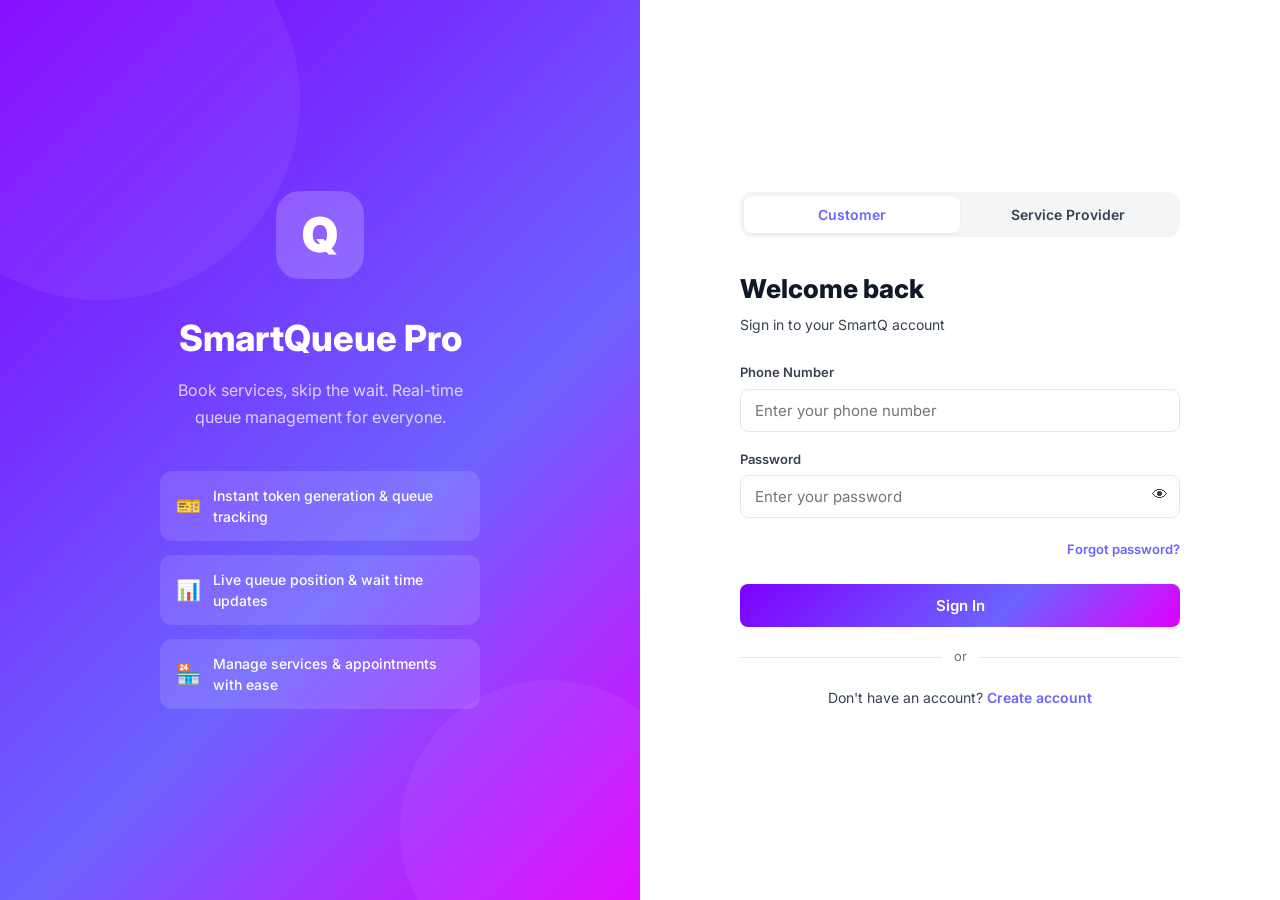
<file: web frontend/index.html>
<!DOCTYPE html>
<html lang="en">
<head>
  <meta charset="UTF-8">
  <meta name="viewport" content="width=device-width, initial-scale=1.0">
  <title>SmartQ – Skip the Queue</title>
  <link rel="stylesheet" href="css/style.css">
</head>
<body>
<div class="auth-root">
  <!-- LEFT: Hero Panel -->
  <div class="auth-hero">
    <div class="hero-logo">Q</div>
    <div class="hero-title">SmartQueue Pro</div>
    <p class="hero-sub">Book services, skip the wait. Real-time queue management for everyone.</p>
    <div class="hero-features">
      <div class="hero-feat"><span class="fi">🎫</span><p>Instant token generation & queue tracking</p></div>
      <div class="hero-feat"><span class="fi">📊</span><p>Live queue position & wait time updates</p></div>
      <div class="hero-feat"><span class="fi">🏪</span><p>Manage services & appointments with ease</p></div>
    </div>
  </div>

  <!-- RIGHT: Auth Forms -->
  <div class="auth-panel">
    <div class="auth-box">
      <div class="auth-logo-sm">
        <div class="lm">Q</div>
        <span>SmartQ</span>
      </div>

      <!-- Role Tabs -->
      <div class="auth-tab-row" id="authTabs">
        <button class="auth-tab active" onclick="selectRole('user',this)">Customer</button>
        <button class="auth-tab" onclick="selectRole('provider',this)">Service Provider</button>
      </div>

      <!-- Sign In Form -->
      <div id="formSignIn">
        <h2 style="font-size:26px;font-weight:800;margin-bottom:6px;" id="signInTitle">Welcome back</h2>
        <p style="color:var(--text-2);font-size:14px;margin-bottom:28px;">Sign in to your SmartQ account</p>

        <div id="signInAlert" class="alert alert-error"></div>

        <form onsubmit="handleSignIn(event)">
          <div class="form-group">
            <label class="form-label">Phone Number</label>
            <input type="tel" id="loginPhone" class="form-input" placeholder="Enter your phone number" required>
          </div>
          <div class="form-group">
            <label class="form-label">Password</label>
            <input type="password" id="loginPassword" class="form-input" placeholder="Enter your password" required>
            <button type="button" class="input-icon" onclick="togglePwd('loginPassword',this)">👁</button>
          </div>
          <div style="text-align:right;margin-bottom:24px;">
            <button type="button" class="link" style="font-size:13px;" onclick="showForm('formForgot')">Forgot password?</button>
          </div>
          <button type="submit" class="btn btn-primary" id="signInBtn">Sign In</button>
        </form>

        <div class="divider"><span>or</span></div>
        <p style="text-align:center;font-size:14px;color:var(--text-2);">
          Don't have an account? <button class="link" onclick="showForm('formRegister')">Create account</button>
        </p>
      </div>

      <!-- Register Form -->
      <div id="formRegister" style="display:none;">
        <h2 style="font-size:26px;font-weight:800;margin-bottom:6px;">Create account</h2>
        <p style="color:var(--text-2);font-size:14px;margin-bottom:28px;" id="regSubtitle">Join SmartQ as a Customer</p>

        <div id="registerAlert" class="alert alert-error"></div>

        <form onsubmit="handleRegister(event)">
          <div class="form-group">
            <label class="form-label">Full Name</label>
            <input type="text" id="regName" class="form-input" placeholder="Your full name" required>
          </div>
          <div class="form-group">
            <label class="form-label">Phone Number</label>
            <input type="tel" id="regPhone" class="form-input" placeholder="Phone number" required>
          </div>
          <div class="form-group">
            <label class="form-label">Email Address</label>
            <input type="email" id="regEmail" class="form-input" placeholder="Email (optional)">
          </div>
          <div id="providerRegFields" style="display:none;">
            <div class="form-group">
              <label class="form-label">Business / Shop Name</label>
              <input type="text" id="regShopName" class="form-input" placeholder="e.g. City Clinic">
            </div>
            <div class="form-group">
              <label class="form-label">Location / Address</label>
              <input type="text" id="regLocation" class="form-input" placeholder="Full address">
            </div>
          </div>
          <div class="form-group">
            <label class="form-label">Password</label>
            <input type="password" id="regPassword" class="form-input" placeholder="Create a password" required>
            <button type="button" class="input-icon" onclick="togglePwd('regPassword',this)">👁</button>
          </div>
          <button type="submit" class="btn btn-primary" id="registerBtn">Create Account</button>
        </form>

        <p style="text-align:center;margin-top:20px;font-size:14px;color:var(--text-2);">
          Already have an account? <button class="link" onclick="showForm('formSignIn')">Sign in</button>
        </p>
      </div>

      <!-- Forgot Password -->
      <div id="formForgot" style="display:none;">
        <h2 style="font-size:26px;font-weight:800;margin-bottom:6px;">Reset password</h2>
        <p style="color:var(--text-2);font-size:14px;margin-bottom:28px;">Enter your phone number to receive an OTP</p>

        <div id="forgotAlert" class="alert"></div>

        <div id="forgotStep1">
          <div class="form-group">
            <label class="form-label">Phone Number</label>
            <input type="tel" id="forgotPhone" class="form-input" placeholder="Your registered phone">
          </div>
          <button class="btn btn-primary" onclick="sendOTP()">Send OTP</button>
        </div>

        <div id="forgotStep2" style="display:none;">
          <div class="form-group">
            <label class="form-label">OTP Code</label>
            <input type="text" id="otpCode" class="form-input" placeholder="Enter OTP">
          </div>
          <div class="form-group">
            <label class="form-label">New Password</label>
            <input type="password" id="newPassword" class="form-input" placeholder="New password">
          </div>
          <button class="btn btn-primary" onclick="resetPassword()">Reset Password</button>
        </div>

        <p style="text-align:center;margin-top:20px;font-size:14px;">
          <button class="link" onclick="showForm('formSignIn')">← Back to sign in</button>
        </p>
      </div>
    </div>
  </div>
</div>

<script src="js/api.js"></script>
<script>
  // Handle logout parameter or clear previous sessions when opening login page directly
  if (window.location.search.includes('logout=true')) {
    session.clearAll();
    window.history.replaceState({}, document.title, window.location.pathname);
  }
  // Clear any existing session so the app always opens the login page first as requested
  session.clearAll();

  let selectedRole = 'user';

  function selectRole(role, tabEl) {
    selectedRole = role;
    document.querySelectorAll('.auth-tab').forEach(t => t.classList.remove('active'));
    tabEl.classList.add('active');
    document.getElementById('signInTitle').textContent = role === 'user' ? 'Welcome back' : 'Provider Sign In';
    document.getElementById('regSubtitle').textContent = role === 'user' ? 'Join SmartQ as a Customer' : 'Register your business on SmartQ';
    document.getElementById('providerRegFields').style.display = role === 'provider' ? 'block' : 'none';
    showForm('formSignIn');
  }

  function showForm(id) {
    ['formSignIn','formRegister','formForgot'].forEach(f => document.getElementById(f).style.display = 'none');
    document.getElementById(id).style.display = 'block';
  }

  function togglePwd(id, btn) {
    const inp = document.getElementById(id);
    inp.type = inp.type === 'password' ? 'text' : 'password';
    btn.textContent = inp.type === 'password' ? '👁' : '🙈';
  }

  function showAlert(id, msg, type='error') {
    const el = document.getElementById(id);
    el.textContent = msg;
    el.className = `alert alert-${type} show`;
  }

  async function handleSignIn(e) {
    e.preventDefault();
    const phone = document.getElementById('loginPhone').value.trim();
    const password = document.getElementById('loginPassword').value;
    const btn = document.getElementById('signInBtn');
    document.getElementById('signInAlert').classList.remove('show');
    btn.innerHTML = '<div class="spinner" style="width:20px;height:20px;border-width:2px;"></div>';
    btn.disabled = true;
    try {
      let res;
      if (selectedRole === 'provider') {
        res = await api.loginProvider(phone, password);
        const providerData = res.provider || res.user;
        if (res.success && providerData) { session.setProvider(providerData); window.location.href = 'provider_dashboard.html'; return; }
      } else {
        res = await api.login(phone, password);
        if (res.success) { session.setUser(res.user); window.location.href = 'user_dashboard.html'; return; }
      }
      showAlert('signInAlert', res.message || 'Invalid phone or password');
    } catch(e) { showAlert('signInAlert', 'Network error. Please try again.'); }
    finally { btn.textContent = 'Sign In'; btn.disabled = false; }
  }

  async function handleRegister(e) {
    e.preventDefault();
    const name = document.getElementById('regName').value.trim();
    const phone = document.getElementById('regPhone').value.trim();
    const email = document.getElementById('regEmail').value.trim();
    const password = document.getElementById('regPassword').value;
    const btn = document.getElementById('registerBtn');
    document.getElementById('registerAlert').classList.remove('show');
    btn.innerHTML = '<div class="spinner" style="width:20px;height:20px;border-width:2px;"></div>';
    btn.disabled = true;
    try {
      let res;
      if (selectedRole === 'provider') {
        const shopName = document.getElementById('regShopName').value.trim();
        const location = document.getElementById('regLocation').value.trim();
        res = await api.request('/auth/register_provider.php','POST',{ name, phone, email, password, shopName, location, categoryId:1 });
      } else {
        res = await api.register(name, phone, email, password);
      }
      if (res.success) { showAlert('registerAlert','Account created! Please sign in.','success'); setTimeout(()=>showForm('formSignIn'),1800); }
      else showAlert('registerAlert', res.message || 'Registration failed');
    } catch(e) { showAlert('registerAlert','Network error.'); }
    finally { btn.textContent = 'Create Account'; btn.disabled = false; }
  }

  async function sendOTP() {
    const phone = document.getElementById('forgotPhone').value.trim();
    if (!phone) return;
    try {
      const res = await api.request('/auth/send_otp.php','POST',{ phone });
      if (res.success) { showAlert('forgotAlert','OTP sent!','success'); document.getElementById('forgotStep1').style.display='none'; document.getElementById('forgotStep2').style.display='block'; }
      else showAlert('forgotAlert', res.message || 'Failed to send OTP');
    } catch(e) { showAlert('forgotAlert','Network error.'); }
  }

  async function resetPassword() {
    const phone = document.getElementById('forgotPhone').value.trim();
    const otp = document.getElementById('otpCode').value.trim();
    const newPwd = document.getElementById('newPassword').value;
    try {
      const res = await api.request('/auth/reset_password.php','POST',{ phone, otp, newPassword: newPwd });
      if (res.success) { showAlert('forgotAlert','Password reset!','success'); setTimeout(()=>showForm('formSignIn'),1500); }
      else showAlert('forgotAlert', res.message || 'Reset failed');
    } catch(e) { showAlert('forgotAlert','Network error.'); }
  }
</script>
</body>
</html>
</file>
<file: web frontend/css/style.css>
@import url('https://fonts.googleapis.com/css2?family=Inter:wght@300;400;500;600;700;800&display=swap');

:root {
  --primary: #6C63FF;
  --primary-dark: #4A44B4;
  --primary-light: #9E98FF;
  --primary-5: rgba(108,99,255,0.05);
  --primary-10: rgba(108,99,255,0.10);
  --primary-15: rgba(108,99,255,0.15);
  --primary-20: rgba(108,99,255,0.20);
  --gradient: linear-gradient(135deg, #7F00FF 0%, #6C63FF 60%, #E100FF 100%);
  --gradient-soft: linear-gradient(135deg, #f5f3ff 0%, #ede9fe 100%);
  --bg: #F4F5F7;
  --surface: #FFFFFF;
  --surface-2: #FAFAFA;
  --sidebar-bg: #1C1B3A;
  --sidebar-active: rgba(108,99,255,0.25);
  --text: #111827;
  --text-2: #374151;
  --text-3: #6B7280;
  --success: #10B981;
  --success-bg: rgba(16,185,129,0.1);
  --warning: #F59E0B;
  --warning-bg: rgba(245,158,11,0.1);
  --error: #EF4444;
  --error-bg: rgba(239,68,68,0.1);
  --info: #3B82F6;
  --info-bg: rgba(59,130,246,0.1);
  --border: #E5E7EB;
  --border-2: #F3F4F6;
  --shadow-sm: 0 1px 3px rgba(0,0,0,0.06);
  --shadow: 0 4px 16px rgba(0,0,0,0.07);
  --shadow-lg: 0 8px 32px rgba(0,0,0,0.1);
  --radius: 12px;
  --radius-sm: 8px;
  --radius-lg: 16px;
  --radius-xl: 20px;
  --sidebar-w: 260px;
}

*,*::before,*::after { box-sizing: border-box; margin: 0; padding: 0; }

html { font-size: 16px; }

body {
  font-family: 'Inter', -apple-system, sans-serif;
  background: var(--bg);
  color: var(--text);
  line-height: 1.5;
  -webkit-font-smoothing: antialiased;
}

/* ── Scrollbar ──────────────────────────────── */
::-webkit-scrollbar { width: 5px; height: 5px; }
::-webkit-scrollbar-track { background: transparent; }
::-webkit-scrollbar-thumb { background: #D1D5DB; border-radius: 99px; }

/* ══ AUTH LAYOUT ════════════════════════════════════════════════════════════ */
.auth-root {
  min-height: 100vh;
  display: grid;
  grid-template-columns: 1fr 1fr;
}
@media (max-width: 900px) {
  .auth-root { grid-template-columns: 1fr; }
  .auth-hero { display: none !important; }
}

.auth-hero {
  background: var(--gradient);
  display: flex;
  flex-direction: column;
  align-items: center;
  justify-content: center;
  padding: 48px;
  color: white;
  position: relative;
  overflow: hidden;
}
.auth-hero::before {
  content: '';
  position: absolute;
  width: 400px; height: 400px;
  border-radius: 50%;
  background: rgba(255,255,255,0.06);
  top: -100px; left: -100px;
}
.auth-hero::after {
  content: '';
  position: absolute;
  width: 300px; height: 300px;
  border-radius: 50%;
  background: rgba(255,255,255,0.05);
  bottom: -80px; right: -60px;
}
.hero-logo {
  font-size: 48px; font-weight: 900;
  background: rgba(255,255,255,0.2);
  width: 88px; height: 88px;
  border-radius: 24px;
  display: flex; align-items: center; justify-content: center;
  margin-bottom: 32px;
  position: relative; z-index: 1;
}
.hero-title { font-size: 36px; font-weight: 800; margin-bottom: 12px; position: relative; z-index: 1; }
.hero-sub { font-size: 16px; color: rgba(255,255,255,0.75); line-height: 1.7; max-width: 320px; text-align: center; position: relative; z-index: 1; }
.hero-features { margin-top: 40px; display: flex; flex-direction: column; gap: 14px; width: 100%; max-width: 320px; position: relative; z-index: 1; }
.hero-feat { display: flex; align-items: center; gap: 12px; background: rgba(255,255,255,0.12); border-radius: var(--radius); padding: 14px 16px; }
.hero-feat .fi { font-size: 20px; }
.hero-feat p { font-size: 14px; font-weight: 500; }

.auth-panel {
  display: flex;
  flex-direction: column;
  align-items: center;
  justify-content: center;
  padding: 48px 40px;
  background: var(--surface);
  min-height: 100vh;
  overflow-y: auto;
}
.auth-box { width: 100%; max-width: 440px; }
.auth-logo-sm { display: none; margin-bottom: 32px; }
@media (max-width: 900px) { .auth-logo-sm { display: flex; align-items: center; gap: 12px; } }
.auth-logo-sm .lm { width: 44px; height: 44px; border-radius: 12px; background: var(--gradient); display: flex; align-items: center; justify-content: center; font-size: 22px; font-weight: 900; color: white; }
.auth-logo-sm span { font-size: 22px; font-weight: 800; color: var(--text); }

.auth-tab-row { display: flex; background: var(--bg); border-radius: var(--radius); padding: 4px; margin-bottom: 32px; }
.auth-tab { flex: 1; padding: 10px; text-align: center; font-size: 14px; font-weight: 600; color: var(--text-2); border-radius: var(--radius-sm); cursor: pointer; transition: all 0.2s; border: none; background: none; font-family: inherit; }
.auth-tab.active { background: var(--surface); color: var(--primary); box-shadow: var(--shadow-sm); }

.role-grid { display: grid; grid-template-columns: 1fr 1fr; gap: 12px; margin-bottom: 28px; }
.role-tile {
  border: 2px solid var(--border);
  border-radius: var(--radius-lg);
  padding: 20px 16px;
  text-align: center;
  cursor: pointer;
  transition: all 0.2s;
  background: var(--surface);
}
.role-tile:hover { border-color: var(--primary-light); box-shadow: var(--shadow); }
.role-tile.selected { border-color: var(--primary); background: var(--primary-5); box-shadow: 0 0 0 4px var(--primary-10); }
.role-tile .rt-icon { font-size: 32px; margin-bottom: 10px; }
.role-tile .rt-name { font-size: 15px; font-weight: 700; color: var(--text); }
.role-tile .rt-desc { font-size: 12px; color: var(--text-2); margin-top: 4px; }

.form-label { display: block; font-size: 13px; font-weight: 600; color: var(--text-2); margin-bottom: 6px; }
.form-input {
  width: 100%; padding: 11px 14px;
  border: 1.5px solid var(--border);
  border-radius: var(--radius-sm);
  font-size: 15px; font-family: inherit;
  background: var(--surface); color: var(--text);
  transition: border-color 0.2s, box-shadow 0.2s;
  outline: none;
}
.form-input:focus { border-color: var(--primary); box-shadow: 0 0 0 3px var(--primary-10); }
.form-input:disabled { background: var(--bg); color: var(--text-2); cursor: not-allowed; }
.form-group { margin-bottom: 18px; position: relative; }
.input-icon { position: absolute; right: 12px; top: 36px; font-size: 16px; cursor: pointer; color: var(--text-2); background: none; border: none; }

.btn { display: inline-flex; align-items: center; justify-content: center; gap: 8px; font-family: inherit; font-weight: 600; cursor: pointer; border: none; transition: all 0.2s; }
.btn-primary { background: var(--gradient); color: white; padding: 12px 24px; border-radius: var(--radius-sm); font-size: 15px; width: 100%; }
.btn-primary:hover { opacity: 0.9; transform: translateY(-1px); box-shadow: 0 4px 16px rgba(108,99,255,0.4); }
.btn-primary:active { transform: translateY(0); }
.btn-primary:disabled { background: #D1D5DB; box-shadow: none; transform: none; cursor: not-allowed; }
.btn-secondary { background: var(--bg); color: var(--text-2); padding: 10px 20px; border-radius: var(--radius-sm); font-size: 14px; }
.btn-secondary:hover { background: var(--border); }
.btn-danger { background: var(--error-bg); color: var(--error); padding: 10px 20px; border-radius: var(--radius-sm); font-size: 14px; }
.btn-danger:hover { background: rgba(239,68,68,0.15); }
.btn-icon { width: 36px; height: 36px; border-radius: var(--radius-sm); display: flex; align-items: center; justify-content: center; font-size: 16px; cursor: pointer; border: none; background: var(--bg); transition: background 0.2s; }
.btn-icon:hover { background: var(--border); }

.link { color: var(--primary); font-weight: 600; cursor: pointer; background: none; border: none; font-family: inherit; font-size: inherit; }
.link:hover { text-decoration: underline; }

.alert { padding: 12px 14px; border-radius: var(--radius-sm); font-size: 14px; font-weight: 500; margin-bottom: 16px; display: none; }
.alert.show { display: block; }
.alert-error { background: var(--error-bg); color: var(--error); }
.alert-success { background: var(--success-bg); color: var(--success); }

.divider { display: flex; align-items: center; gap: 12px; margin: 20px 0; }
.divider::before, .divider::after { content: ''; flex: 1; height: 1px; background: var(--border); }
.divider span { font-size: 13px; color: var(--text-3); }

/* ══ DASHBOARD LAYOUT ═══════════════════════════════════════════════════════ */
.app-layout { display: flex; min-height: 100vh; }

/* SIDEBAR */
.sidebar {
  width: var(--sidebar-w);
  background: var(--sidebar-bg);
  display: flex;
  flex-direction: column;
  position: fixed;
  top: 0; left: 0;
  height: 100vh;
  z-index: 100;
  overflow-y: auto;
  transition: transform 0.3s;
}
.sidebar-brand {
  padding: 24px 20px 20px;
  border-bottom: 1px solid rgba(255,255,255,0.07);
}
.sb-logo { display: flex; align-items: center; gap: 12px; }
.sb-logo .lm { width: 40px; height: 40px; border-radius: 10px; background: var(--gradient); display: flex; align-items: center; justify-content: center; font-size: 20px; font-weight: 900; color: white; }
.sb-logo span { font-size: 18px; font-weight: 800; color: white; }

.sidebar-user { padding: 16px 20px; border-bottom: 1px solid rgba(255,255,255,0.07); }
.sb-user-name { font-size: 15px; font-weight: 700; color: white; }
.sb-user-role { font-size: 12px; color: #A5B4FC; margin-top: 2px; }

.sidebar-nav { padding: 16px 12px; flex: 1; }
.nav-section-label { font-size: 10px; font-weight: 700; text-transform: uppercase; letter-spacing: 1px; color: rgba(255,255,255,0.3); padding: 8px 8px 4px; }

/* General nav-link for light backgrounds */
.nav-link {
  display: flex; align-items: center; gap: 12px;
  padding: 10px 12px; border-radius: var(--radius-sm);
  color: var(--text-2); font-size: 14px; font-weight: 500;
  cursor: pointer; transition: all 0.2s; margin-bottom: 2px;
  border: none; background: none; width: 100%; text-align: left; font-family: inherit;
}
.nav-link:hover { background: var(--primary-5); color: var(--primary); }
.nav-link.active { background: var(--primary-10); color: var(--primary); font-weight: 700; }

/* Sidebar specific nav-link for dark sidebar background */
.sidebar .nav-link {
  color: rgba(255,255,255,0.7);
}
.sidebar .nav-link:hover { background: rgba(255,255,255,0.08); color: white; }
.sidebar .nav-link.active { background: var(--sidebar-active); color: white; font-weight: 600; }

.nav-link .nl-icon { font-size: 18px; width: 22px; text-align: center; }
.nav-link .nl-badge {
  margin-left: auto; min-width: 20px; height: 20px;
  background: var(--error); border-radius: 10px;
  font-size: 11px; font-weight: 700; color: white;
  display: flex; align-items: center; justify-content: center; padding: 0 5px;
}

.sidebar-footer { padding: 12px; border-top: 1px solid rgba(255,255,255,0.07); }
.sb-logout { display: flex; align-items: center; gap: 10px; padding: 10px 12px; border-radius: var(--radius-sm); color: rgba(255,255,255,0.5); font-size: 14px; cursor: pointer; transition: all 0.2s; border: none; background: none; width: 100%; font-family: inherit; }
.sb-logout:hover { background: rgba(239,68,68,0.15); color: #FCA5A5; }

/* MAIN CONTENT */
.main-content {
  margin-left: var(--sidebar-w);
  flex: 1;
  display: flex;
  flex-direction: column;
  min-height: 100vh;
}

/* TOP HEADER BAR */
.topbar {
  background: var(--surface);
  border-bottom: 1px solid var(--border);
  padding: 0 32px;
  height: 64px;
  display: flex;
  align-items: center;
  justify-content: space-between;
  position: sticky; top: 0; z-index: 50;
}
.topbar-left { display: flex; align-items: center; gap: 16px; }
.topbar-title { font-size: 20px; font-weight: 700; color: var(--text); }
.topbar-breadcrumb { font-size: 13px; color: var(--text-2); display: flex; align-items: center; gap: 6px; }
.topbar-right { display: flex; align-items: center; gap: 12px; }
.topbar-search {
  display: flex; align-items: center; gap: 8px;
  background: var(--bg); border-radius: var(--radius-sm);
  padding: 8px 14px; width: 280px;
}
.topbar-search input { border: none; background: none; outline: none; font-size: 14px; font-family: inherit; width: 100%; color: var(--text); }
.topbar-search input::placeholder { color: var(--text-3); }
.topbar-notif { position: relative; }
.notif-badge {
  position: absolute; top: -4px; right: -4px;
  min-width: 18px; height: 18px;
  background: var(--error); border-radius: 9px;
  font-size: 10px; font-weight: 700; color: white;
  display: none; align-items: center; justify-content: center; padding: 0 4px;
}

/* PAGE CONTENT AREA */
.page-content {
  padding: 32px;
  flex: 1;
}

/* SECTION / PAGE */
.section { display: none; }
.section.active { display: block; }

/* PAGE HEADER */
.page-header { display: flex; align-items: flex-start; justify-content: space-between; margin-bottom: 28px; }
.page-header h1 { font-size: 26px; font-weight: 800; color: var(--text); }
.page-header p { font-size: 14px; color: var(--text-2); margin-top: 4px; }
.page-header-actions { display: flex; gap: 10px; }

/* CARD */
.card {
  background: var(--surface);
  border-radius: var(--radius);
  border: 1px solid var(--border);
  box-shadow: var(--shadow-sm);
}
.card-pad { padding: 24px; }
.card-title { font-size: 16px; font-weight: 700; color: var(--text); margin-bottom: 16px; }

/* STAT CARDS ROW */
.stats-row { display: grid; gap: 20px; margin-bottom: 28px; }
.stats-row-4 { grid-template-columns: repeat(4, 1fr); }
.stats-row-3 { grid-template-columns: repeat(3, 1fr); }
.stats-row-2 { grid-template-columns: repeat(2, 1fr); }

.stat-card {
  background: var(--surface);
  border: 1px solid var(--border);
  border-radius: var(--radius);
  box-shadow: var(--shadow-sm);
  padding: 20px;
  cursor: pointer;
  transition: box-shadow 0.2s, transform 0.15s;
}
.stat-card:hover { box-shadow: var(--shadow); transform: translateY(-2px); }
.stat-card-header { display: flex; align-items: center; justify-content: space-between; margin-bottom: 12px; }
.stat-icon { width: 44px; height: 44px; border-radius: var(--radius-sm); display: flex; align-items: center; justify-content: center; font-size: 20px; }
.stat-value { font-size: 32px; font-weight: 800; color: var(--text); }
.stat-label { font-size: 13px; font-weight: 500; color: var(--text-2); margin-top: 4px; }
.stat-change { font-size: 12px; font-weight: 500; margin-top: 8px; display: flex; align-items: center; gap: 4px; }
.stat-change.up { color: var(--success); }
.stat-change.down { color: var(--error); }

/* TABLE */
.table-wrap { overflow-x: auto; border-radius: var(--radius); border: 1px solid var(--border); background: var(--surface); box-shadow: var(--shadow-sm); }
table { width: 100%; border-collapse: collapse; }
thead th { padding: 14px 16px; text-align: left; font-size: 12px; font-weight: 700; text-transform: uppercase; letter-spacing: 0.5px; color: var(--text-2); background: var(--bg); border-bottom: 1px solid var(--border); }
tbody td { padding: 14px 16px; font-size: 14px; border-bottom: 1px solid var(--border-2); vertical-align: middle; }
tbody tr:last-child td { border-bottom: none; }
tbody tr:hover td { background: var(--primary-5); }

/* BADGE */
.badge { display: inline-flex; align-items: center; padding: 4px 10px; border-radius: 999px; font-size: 12px; font-weight: 600; }
.badge-waiting { background: var(--warning-bg); color: var(--warning); }
.badge-running { background: var(--success-bg); color: var(--success); }
.badge-completed { background: var(--info-bg); color: var(--info); }
.badge-cancelled, .badge-rejected { background: var(--error-bg); color: var(--error); }
.badge-primary { background: var(--primary-10); color: var(--primary); }

/* SEARCH/FILTER BAR */
.toolbar { display: flex; align-items: center; gap: 12px; margin-bottom: 20px; flex-wrap: wrap; }
.search-field {
  display: flex; align-items: center; gap: 8px;
  background: var(--surface); border: 1px solid var(--border);
  border-radius: var(--radius-sm); padding: 9px 14px; flex: 1; min-width: 200px;
}
.search-field input { border: none; outline: none; font-size: 14px; font-family: inherit; width: 100%; background: none; }
.filter-pill { padding: 8px 16px; border-radius: 999px; font-size: 13px; font-weight: 600; cursor: pointer; border: 1.5px solid var(--border); background: var(--surface); color: var(--text-2); transition: all 0.2s; }
.filter-pill.active { border-color: var(--primary); background: var(--primary-10); color: var(--primary); }
.filter-pill:hover { border-color: var(--primary-light); }

/* GRID CARDS (Centers, Services) */
.card-grid { display: grid; grid-template-columns: repeat(auto-fill, minmax(280px, 1fr)); gap: 20px; margin-bottom: 24px; }
.item-card {
  background: var(--surface); border: 1px solid var(--border);
  border-radius: var(--radius); box-shadow: var(--shadow-sm);
  padding: 20px; cursor: pointer;
  transition: box-shadow 0.2s, transform 0.15s;
  display: flex; gap: 16px; align-items: flex-start;
}
.item-card:hover { box-shadow: var(--shadow); transform: translateY(-2px); }
.item-card-icon { width: 52px; height: 52px; border-radius: var(--radius-sm); background: var(--primary-10); display: flex; align-items: center; justify-content: center; font-size: 24px; flex-shrink: 0; }
.item-card-body { flex: 1; min-width: 0; }
.item-card-title { font-size: 15px; font-weight: 700; color: var(--text); }
.item-card-sub { font-size: 13px; color: var(--text-2); margin-top: 2px; }
.item-card-meta { display: flex; align-items: center; gap: 8px; margin-top: 10px; flex-wrap: wrap; }

/* SLOT CHIPS GRID */
.slot-grid { display: grid; grid-template-columns: repeat(auto-fill, minmax(180px, 1fr)); gap: 12px; margin-bottom: 20px; }
.slot-chip {
  border: 1.5px solid var(--border);
  border-radius: var(--radius);
  padding: 16px;
  cursor: pointer;
  transition: all 0.2s;
  background: var(--surface);
  text-align: center;
}
.slot-chip:hover { border-color: var(--primary-light); box-shadow: var(--shadow); }
.slot-chip.sel { background: var(--primary); border-color: var(--primary); }
.slot-chip.active-now { background: var(--success-bg); border: 2px solid var(--success); }
.slot-chip.full { background: var(--bg); border-color: transparent; cursor: not-allowed; opacity: 0.6; }
.slot-chip .sc-badge { display: inline-block; font-size: 11px; font-weight: 700; padding: 2px 8px; border-radius: 4px; background: var(--success); color: white; margin-bottom: 8px; }
.slot-chip .sc-time { font-size: 14px; font-weight: 700; }
.slot-chip.sel .sc-time { color: white; }
.slot-chip.active-now .sc-time { color: var(--success); }
.slot-chip .sc-count { font-size: 12px; color: var(--text-2); margin-top: 4px; }
.slot-chip.sel .sc-count { color: rgba(255,255,255,0.85); }
.slot-chip.full .sc-count { color: var(--error); }

/* EMPTY STATE */
.empty { display: flex; flex-direction: column; align-items: center; justify-content: center; padding: 64px 24px; gap: 12px; color: var(--text-2); }
.empty-icon { font-size: 48px; opacity: 0.4; }
.empty p { font-size: 15px; font-weight: 500; }

/* SPINNER */
.spin-wrap { display: flex; align-items: center; justify-content: center; padding: 48px; }
.spinner { width: 36px; height: 36px; border: 3px solid var(--border); border-top-color: var(--primary); border-radius: 50%; animation: spin 0.7s linear infinite; }
@keyframes spin { to { transform: rotate(360deg); } }

/* MODAL */
.modal-bg { position: fixed; inset: 0; background: rgba(0,0,0,0.5); z-index: 999; display: flex; align-items: center; justify-content: center; padding: 24px; }
.modal-bg.hidden { display: none; }
.modal-box { background: var(--surface); border-radius: var(--radius-xl); width: 100%; max-width: 480px; max-height: 90vh; overflow-y: auto; box-shadow: var(--shadow-lg); }
.modal-header { padding: 24px 24px 0; display: flex; align-items: flex-start; justify-content: space-between; }
.modal-header h2 { font-size: 20px; font-weight: 700; }
.modal-header p { font-size: 14px; color: var(--text-2); margin-top: 4px; }
.modal-body { padding: 24px; }
.modal-footer { padding: 0 24px 24px; display: flex; gap: 10px; }

/* STEP INDICATOR */
.steps { display: flex; align-items: center; gap: 0; margin-bottom: 28px; }
.step { display: flex; align-items: center; gap: 8px; font-size: 13px; font-weight: 600; color: var(--text-2); }
.step-num { width: 28px; height: 28px; border-radius: 50%; display: flex; align-items: center; justify-content: center; font-size: 12px; font-weight: 700; background: var(--border); color: var(--text-2); transition: all 0.2s; }
.step.done .step-num { background: var(--success); color: white; }
.step.active .step-num { background: var(--primary); color: white; }
.step.active { color: var(--primary); }
.step-line { flex: 1; height: 2px; background: var(--border); margin: 0 8px; }
.step-line.done { background: var(--success); }

/* QUEUE TRACKING - DESKTOP LAYOUT */
.queue-layout { display: grid; grid-template-columns: 1fr 340px; gap: 24px; }
@media (max-width: 1100px) { .queue-layout { grid-template-columns: 1fr; } }

.queue-hero { background: var(--gradient); border-radius: var(--radius-lg); padding: 32px; color: white; display: flex; gap: 48px; justify-content: center; align-items: center; margin-bottom: 24px; }
.qh-item { text-align: center; }
.qh-label { font-size: 14px; color: rgba(255,255,255,0.75); }
.qh-value { font-size: 56px; font-weight: 800; line-height: 1; margin-top: 8px; }
.qh-divider { width: 1px; height: 80px; background: rgba(255,255,255,0.3); }

/* PROFILE CARD */
.profile-card { display: grid; grid-template-columns: 260px 1fr; gap: 24px; }
@media (max-width: 900px) { .profile-card { grid-template-columns: 1fr; } }
.profile-avatar { background: var(--gradient); border-radius: var(--radius-xl); padding: 40px 24px; color: white; text-align: center; }
.avatar-circle { width: 96px; height: 96px; border-radius: 50%; background: rgba(255,255,255,0.2); display: flex; align-items: center; justify-content: center; font-size: 44px; margin: 0 auto 16px; }
.avatar-name { font-size: 22px; font-weight: 800; }
.avatar-role { font-size: 14px; color: rgba(255,255,255,0.8); margin-top: 4px; }

/* QUICK ACTION GRID */
.qa-grid { display: grid; grid-template-columns: repeat(auto-fill, minmax(160px, 1fr)); gap: 16px; }
.qa-tile {
  background: var(--surface); border: 1px solid var(--border);
  border-radius: var(--radius); padding: 20px 16px;
  text-align: center; cursor: pointer;
  transition: all 0.2s; box-shadow: var(--shadow-sm);
}
.qa-tile:hover { box-shadow: var(--shadow); transform: translateY(-2px); border-color: var(--primary-light); }
.qa-tile .qt-icon { font-size: 28px; margin-bottom: 10px; }
.qa-tile .qt-label { font-size: 13px; font-weight: 700; color: var(--text); }
.qa-tile .qt-sub { font-size: 11px; color: var(--text-2); margin-top: 3px; }

/* NOTIFICATIONS LIST */
.notif-item { display: flex; gap: 14px; padding: 16px 0; border-bottom: 1px solid var(--border-2); }
.notif-item:last-child { border-bottom: none; }
.notif-dot-wrap { position: relative; padding-top: 4px; }
.ndot { width: 10px; height: 10px; border-radius: 50%; background: var(--border); flex-shrink: 0; }
.ndot.unread { background: var(--primary); }
.notif-content { flex: 1; }
.notif-title { font-size: 14px; font-weight: 600; color: var(--text); }
.notif-msg { font-size: 13px; color: var(--text-2); margin-top: 2px; }
.notif-time { font-size: 11px; color: var(--text-3); margin-top: 4px; }

/* TOKEN CARDS */
.token-grid { display: grid; grid-template-columns: repeat(auto-fill, minmax(300px, 1fr)); gap: 20px; }
.token-card {
  background: var(--surface); border: 1px solid var(--border);
  border-radius: var(--radius); box-shadow: var(--shadow-sm);
  padding: 20px; cursor: pointer; transition: all 0.2s;
}
.token-card:hover { box-shadow: var(--shadow); transform: translateY(-2px); }
.tc-header { display: flex; justify-content: space-between; align-items: center; margin-bottom: 16px; }
.tc-token { font-size: 28px; font-weight: 800; color: var(--primary); }
.tc-center { font-size: 16px; font-weight: 700; margin-bottom: 4px; }
.tc-slot { font-size: 13px; color: var(--text-2); }
.tc-stats { display: flex; gap: 24px; margin-top: 16px; padding-top: 16px; border-top: 1px solid var(--border-2); }
.tc-stat .lbl { font-size: 11px; color: var(--text-2); text-transform: uppercase; letter-spacing: 0.5px; }
.tc-stat .val { font-size: 20px; font-weight: 700; margin-top: 2px; }
.tc-actions { display: flex; gap: 8px; margin-top: 14px; }

/* STAR RATING */
.stars-row { display: flex; gap: 8px; justify-content: center; }
.star { font-size: 36px; cursor: pointer; color: #D1D5DB; transition: color 0.15s, transform 0.1s; }
.star.lit { color: var(--warning); }
.star:hover { transform: scale(1.15); }

/* RESPONSIVE */
@media (max-width: 1024px) {
  :root { --sidebar-w: 220px; }
  .stats-row-4 { grid-template-columns: repeat(2, 1fr); }
  .page-content { padding: 24px; }
}
@media (max-width: 768px) {
  .sidebar { transform: translateX(-100%); }
  .sidebar.open { transform: translateX(0); }
  .main-content { margin-left: 0; }
  .page-content { padding: 16px; }
  .topbar { padding: 0 16px; }
  .topbar-search { display: none; }
  .stats-row-4, .stats-row-3 { grid-template-columns: repeat(2, 1fr); }
  .card-grid { grid-template-columns: 1fr; }
  .queue-layout { grid-template-columns: 1fr; }
  .profile-card { grid-template-columns: 1fr; }
}
@media (max-width: 480px) {
  .stats-row-4, .stats-row-3, .stats-row-2 { grid-template-columns: 1fr; }
  .token-grid { grid-template-columns: 1fr; }
}

/* MOBILE HAMBURGER */
.hamburger { display: none; }
@media (max-width: 768px) {
  .hamburger { display: flex; }
  .sidebar-overlay { display: none; position: fixed; inset: 0; background: rgba(0,0,0,0.5); z-index: 99; }
  .sidebar-overlay.open { display: block; }
}

/* BOOKING WIZARD SIDEBAR */
.booking-layout { display: grid; grid-template-columns: 1fr 360px; gap: 28px; align-items: start; }
@media (max-width: 1100px) { .booking-layout { grid-template-columns: 1fr; } }
.booking-sidebar-card { position: sticky; top: 96px; }
</file>
<file: web/css/style.css>
@import url('https://fonts.googleapis.com/css2?family=Inter:wght@300;400;500;600;700;800&display=swap');

:root {
  --primary: #6C63FF;
  --primary-dark: #4A44B4;
  --primary-light: #9E98FF;
  --primary-5: rgba(108,99,255,0.05);
  --primary-10: rgba(108,99,255,0.10);
  --primary-15: rgba(108,99,255,0.15);
  --primary-20: rgba(108,99,255,0.20);
  --gradient: linear-gradient(135deg, #7F00FF 0%, #6C63FF 60%, #E100FF 100%);
  --gradient-soft: linear-gradient(135deg, #f5f3ff 0%, #ede9fe 100%);
  --bg: #F4F5F7;
  --surface: #FFFFFF;
  --surface-2: #FAFAFA;
  --sidebar-bg: #1C1B3A;
  --sidebar-active: rgba(108,99,255,0.25);
  --text: #111827;
  --text-2: #374151;
  --text-3: #6B7280;
  --success: #10B981;
  --success-bg: rgba(16,185,129,0.1);
  --warning: #F59E0B;
  --warning-bg: rgba(245,158,11,0.1);
  --error: #EF4444;
  --error-bg: rgba(239,68,68,0.1);
  --info: #3B82F6;
  --info-bg: rgba(59,130,246,0.1);
  --border: #E5E7EB;
  --border-2: #F3F4F6;
  --shadow-sm: 0 1px 3px rgba(0,0,0,0.06);
  --shadow: 0 4px 16px rgba(0,0,0,0.07);
  --shadow-lg: 0 8px 32px rgba(0,0,0,0.1);
  --radius: 12px;
  --radius-sm: 8px;
  --radius-lg: 16px;
  --radius-xl: 20px;
  --sidebar-w: 260px;
}

*,*::before,*::after { box-sizing: border-box; margin: 0; padding: 0; }

html { font-size: 16px; }

body {
  font-family: 'Inter', -apple-system, sans-serif;
  background: var(--bg);
  color: var(--text);
  line-height: 1.5;
  -webkit-font-smoothing: antialiased;
}

/* ── Scrollbar ──────────────────────────────── */
::-webkit-scrollbar { width: 5px; height: 5px; }
::-webkit-scrollbar-track { background: transparent; }
::-webkit-scrollbar-thumb { background: #D1D5DB; border-radius: 99px; }

/* ══ AUTH LAYOUT ════════════════════════════════════════════════════════════ */
.auth-root {
  min-height: 100vh;
  display: grid;
  grid-template-columns: 1fr 1fr;
}
@media (max-width: 900px) {
  .auth-root { grid-template-columns: 1fr; }
  .auth-hero { display: none !important; }
}

.auth-hero {
  background: var(--gradient);
  display: flex;
  flex-direction: column;
  align-items: center;
  justify-content: center;
  padding: 48px;
  color: white;
  position: relative;
  overflow: hidden;
}
.auth-hero::before {
  content: '';
  position: absolute;
  width: 400px; height: 400px;
  border-radius: 50%;
  background: rgba(255,255,255,0.06);
  top: -100px; left: -100px;
}
.auth-hero::after {
  content: '';
  position: absolute;
  width: 300px; height: 300px;
  border-radius: 50%;
  background: rgba(255,255,255,0.05);
  bottom: -80px; right: -60px;
}
.hero-logo {
  font-size: 48px; font-weight: 900;
  background: rgba(255,255,255,0.2);
  width: 88px; height: 88px;
  border-radius: 24px;
  display: flex; align-items: center; justify-content: center;
  margin-bottom: 32px;
  position: relative; z-index: 1;
}
.hero-title { font-size: 36px; font-weight: 800; margin-bottom: 12px; position: relative; z-index: 1; }
.hero-sub { font-size: 16px; color: rgba(255,255,255,0.75); line-height: 1.7; max-width: 320px; text-align: center; position: relative; z-index: 1; }
.hero-features { margin-top: 40px; display: flex; flex-direction: column; gap: 14px; width: 100%; max-width: 320px; position: relative; z-index: 1; }
.hero-feat { display: flex; align-items: center; gap: 12px; background: rgba(255,255,255,0.12); border-radius: var(--radius); padding: 14px 16px; }
.hero-feat .fi { font-size: 20px; }
.hero-feat p { font-size: 14px; font-weight: 500; }

.auth-panel {
  display: flex;
  flex-direction: column;
  align-items: center;
  justify-content: center;
  padding: 48px 40px;
  background: var(--surface);
  min-height: 100vh;
  overflow-y: auto;
}
.auth-box { width: 100%; max-width: 440px; }
.auth-logo-sm { display: none; margin-bottom: 32px; }
@media (max-width: 900px) { .auth-logo-sm { display: flex; align-items: center; gap: 12px; } }
.auth-logo-sm .lm { width: 44px; height: 44px; border-radius: 12px; background: var(--gradient); display: flex; align-items: center; justify-content: center; font-size: 22px; font-weight: 900; color: white; }
.auth-logo-sm span { font-size: 22px; font-weight: 800; color: var(--text); }

.auth-tab-row { display: flex; background: var(--bg); border-radius: var(--radius); padding: 4px; margin-bottom: 32px; }
.auth-tab { flex: 1; padding: 10px; text-align: center; font-size: 14px; font-weight: 600; color: var(--text-2); border-radius: var(--radius-sm); cursor: pointer; transition: all 0.2s; border: none; background: none; font-family: inherit; }
.auth-tab.active { background: var(--surface); color: var(--primary); box-shadow: var(--shadow-sm); }

.role-grid { display: grid; grid-template-columns: 1fr 1fr; gap: 12px; margin-bottom: 28px; }
.role-tile {
  border: 2px solid var(--border);
  border-radius: var(--radius-lg);
  padding: 20px 16px;
  text-align: center;
  cursor: pointer;
  transition: all 0.2s;
  background: var(--surface);
}
.role-tile:hover { border-color: var(--primary-light); box-shadow: var(--shadow); }
.role-tile.selected { border-color: var(--primary); background: var(--primary-5); box-shadow: 0 0 0 4px var(--primary-10); }
.role-tile .rt-icon { font-size: 32px; margin-bottom: 10px; }
.role-tile .rt-name { font-size: 15px; font-weight: 700; color: var(--text); }
.role-tile .rt-desc { font-size: 12px; color: var(--text-2); margin-top: 4px; }

.form-label { display: block; font-size: 13px; font-weight: 600; color: var(--text-2); margin-bottom: 6px; }
.form-input {
  width: 100%; padding: 11px 14px;
  border: 1.5px solid var(--border);
  border-radius: var(--radius-sm);
  font-size: 15px; font-family: inherit;
  background: var(--surface); color: var(--text);
  transition: border-color 0.2s, box-shadow 0.2s;
  outline: none;
}
.form-input:focus { border-color: var(--primary); box-shadow: 0 0 0 3px var(--primary-10); }
.form-input:disabled { background: var(--bg); color: var(--text-2); cursor: not-allowed; }
.form-group { margin-bottom: 18px; position: relative; }
.input-icon { position: absolute; right: 12px; top: 36px; font-size: 16px; cursor: pointer; color: var(--text-2); background: none; border: none; }

.btn { display: inline-flex; align-items: center; justify-content: center; gap: 8px; font-family: inherit; font-weight: 600; cursor: pointer; border: none; transition: all 0.2s; }
.btn-primary { background: var(--gradient); color: white; padding: 12px 24px; border-radius: var(--radius-sm); font-size: 15px; width: 100%; }
.btn-primary:hover { opacity: 0.9; transform: translateY(-1px); box-shadow: 0 4px 16px rgba(108,99,255,0.4); }
.btn-primary:active { transform: translateY(0); }
.btn-primary:disabled { background: #D1D5DB; box-shadow: none; transform: none; cursor: not-allowed; }
.btn-secondary { background: var(--bg); color: var(--text-2); padding: 10px 20px; border-radius: var(--radius-sm); font-size: 14px; }
.btn-secondary:hover { background: var(--border); }
.btn-danger { background: var(--error-bg); color: var(--error); padding: 10px 20px; border-radius: var(--radius-sm); font-size: 14px; }
.btn-danger:hover { background: rgba(239,68,68,0.15); }
.btn-icon { width: 36px; height: 36px; border-radius: var(--radius-sm); display: flex; align-items: center; justify-content: center; font-size: 16px; cursor: pointer; border: none; background: var(--bg); transition: background 0.2s; }
.btn-icon:hover { background: var(--border); }

.link { color: var(--primary); font-weight: 600; cursor: pointer; background: none; border: none; font-family: inherit; font-size: inherit; }
.link:hover { text-decoration: underline; }

.alert { padding: 12px 14px; border-radius: var(--radius-sm); font-size: 14px; font-weight: 500; margin-bottom: 16px; display: none; }
.alert.show { display: block; }
.alert-error { background: var(--error-bg); color: var(--error); }
.alert-success { background: var(--success-bg); color: var(--success); }

.divider { display: flex; align-items: center; gap: 12px; margin: 20px 0; }
.divider::before, .divider::after { content: ''; flex: 1; height: 1px; background: var(--border); }
.divider span { font-size: 13px; color: var(--text-3); }

/* ══ DASHBOARD LAYOUT ═══════════════════════════════════════════════════════ */
.app-layout { display: flex; min-height: 100vh; }

/* SIDEBAR */
.sidebar {
  width: var(--sidebar-w);
  background: var(--sidebar-bg);
  display: flex;
  flex-direction: column;
  position: fixed;
  top: 0; left: 0;
  height: 100vh;
  z-index: 100;
  overflow-y: auto;
  transition: transform 0.3s;
}
.sidebar-brand {
  padding: 24px 20px 20px;
  border-bottom: 1px solid rgba(255,255,255,0.07);
}
.sb-logo { display: flex; align-items: center; gap: 12px; }
.sb-logo .lm { width: 40px; height: 40px; border-radius: 10px; background: var(--gradient); display: flex; align-items: center; justify-content: center; font-size: 20px; font-weight: 900; color: white; }
.sb-logo span { font-size: 18px; font-weight: 800; color: white; }

.sidebar-user { padding: 16px 20px; border-bottom: 1px solid rgba(255,255,255,0.07); }
.sb-user-name { font-size: 15px; font-weight: 700; color: white; }
.sb-user-role { font-size: 12px; color: #A5B4FC; margin-top: 2px; }

.sidebar-nav { padding: 16px 12px; flex: 1; }
.nav-section-label { font-size: 10px; font-weight: 700; text-transform: uppercase; letter-spacing: 1px; color: rgba(255,255,255,0.3); padding: 8px 8px 4px; }

/* General nav-link for light backgrounds */
.nav-link {
  display: flex; align-items: center; gap: 12px;
  padding: 10px 12px; border-radius: var(--radius-sm);
  color: var(--text-2); font-size: 14px; font-weight: 500;
  cursor: pointer; transition: all 0.2s; margin-bottom: 2px;
  border: none; background: none; width: 100%; text-align: left; font-family: inherit;
}
.nav-link:hover { background: var(--primary-5); color: var(--primary); }
.nav-link.active { background: var(--primary-10); color: var(--primary); font-weight: 700; }

/* Sidebar specific nav-link for dark sidebar background */
.sidebar .nav-link {
  color: rgba(255,255,255,0.7);
}
.sidebar .nav-link:hover { background: rgba(255,255,255,0.08); color: white; }
.sidebar .nav-link.active { background: var(--sidebar-active); color: white; font-weight: 600; }

.nav-link .nl-icon { font-size: 18px; width: 22px; text-align: center; }
.nav-link .nl-badge {
  margin-left: auto; min-width: 20px; height: 20px;
  background: var(--error); border-radius: 10px;
  font-size: 11px; font-weight: 700; color: white;
  display: flex; align-items: center; justify-content: center; padding: 0 5px;
}

.sidebar-footer { padding: 12px; border-top: 1px solid rgba(255,255,255,0.07); }
.sb-logout { display: flex; align-items: center; gap: 10px; padding: 10px 12px; border-radius: var(--radius-sm); color: rgba(255,255,255,0.5); font-size: 14px; cursor: pointer; transition: all 0.2s; border: none; background: none; width: 100%; font-family: inherit; }
.sb-logout:hover { background: rgba(239,68,68,0.15); color: #FCA5A5; }

/* MAIN CONTENT */
.main-content {
  margin-left: var(--sidebar-w);
  flex: 1;
  display: flex;
  flex-direction: column;
  min-height: 100vh;
}

/* TOP HEADER BAR */
.topbar {
  background: var(--surface);
  border-bottom: 1px solid var(--border);
  padding: 0 32px;
  height: 64px;
  display: flex;
  align-items: center;
  justify-content: space-between;
  position: sticky; top: 0; z-index: 50;
}
.topbar-left { display: flex; align-items: center; gap: 16px; }
.topbar-title { font-size: 20px; font-weight: 700; color: var(--text); }
.topbar-breadcrumb { font-size: 13px; color: var(--text-2); display: flex; align-items: center; gap: 6px; }
.topbar-right { display: flex; align-items: center; gap: 12px; }
.topbar-search {
  display: flex; align-items: center; gap: 8px;
  background: var(--bg); border-radius: var(--radius-sm);
  padding: 8px 14px; width: 280px;
}
.topbar-search input { border: none; background: none; outline: none; font-size: 14px; font-family: inherit; width: 100%; color: var(--text); }
.topbar-search input::placeholder { color: var(--text-3); }
.topbar-notif { position: relative; }
.notif-badge {
  position: absolute; top: -4px; right: -4px;
  min-width: 18px; height: 18px;
  background: var(--error); border-radius: 9px;
  font-size: 10px; font-weight: 700; color: white;
  display: none; align-items: center; justify-content: center; padding: 0 4px;
}

/* PAGE CONTENT AREA */
.page-content {
  padding: 32px;
  flex: 1;
}

/* SECTION / PAGE */
.section { display: none; }
.section.active { display: block; }

/* PAGE HEADER */
.page-header { display: flex; align-items: flex-start; justify-content: space-between; margin-bottom: 28px; }
.page-header h1 { font-size: 26px; font-weight: 800; color: var(--text); }
.page-header p { font-size: 14px; color: var(--text-2); margin-top: 4px; }
.page-header-actions { display: flex; gap: 10px; }

/* CARD */
.card {
  background: var(--surface);
  border-radius: var(--radius);
  border: 1px solid var(--border);
  box-shadow: var(--shadow-sm);
}
.card-pad { padding: 24px; }
.card-title { font-size: 16px; font-weight: 700; color: var(--text); margin-bottom: 16px; }

/* STAT CARDS ROW */
.stats-row { display: grid; gap: 20px; margin-bottom: 28px; }
.stats-row-4 { grid-template-columns: repeat(4, 1fr); }
.stats-row-3 { grid-template-columns: repeat(3, 1fr); }
.stats-row-2 { grid-template-columns: repeat(2, 1fr); }

.stat-card {
  background: var(--surface);
  border: 1px solid var(--border);
  border-radius: var(--radius);
  box-shadow: var(--shadow-sm);
  padding: 20px;
  cursor: pointer;
  transition: box-shadow 0.2s, transform 0.15s;
}
.stat-card:hover { box-shadow: var(--shadow); transform: translateY(-2px); }
.stat-card-header { display: flex; align-items: center; justify-content: space-between; margin-bottom: 12px; }
.stat-icon { width: 44px; height: 44px; border-radius: var(--radius-sm); display: flex; align-items: center; justify-content: center; font-size: 20px; }
.stat-value { font-size: 32px; font-weight: 800; color: var(--text); }
.stat-label { font-size: 13px; font-weight: 500; color: var(--text-2); margin-top: 4px; }
.stat-change { font-size: 12px; font-weight: 500; margin-top: 8px; display: flex; align-items: center; gap: 4px; }
.stat-change.up { color: var(--success); }
.stat-change.down { color: var(--error); }

/* TABLE */
.table-wrap { overflow-x: auto; border-radius: var(--radius); border: 1px solid var(--border); background: var(--surface); box-shadow: var(--shadow-sm); }
table { width: 100%; border-collapse: collapse; }
thead th { padding: 14px 16px; text-align: left; font-size: 12px; font-weight: 700; text-transform: uppercase; letter-spacing: 0.5px; color: var(--text-2); background: var(--bg); border-bottom: 1px solid var(--border); }
tbody td { padding: 14px 16px; font-size: 14px; border-bottom: 1px solid var(--border-2); vertical-align: middle; }
tbody tr:last-child td { border-bottom: none; }
tbody tr:hover td { background: var(--primary-5); }

/* BADGE */
.badge { display: inline-flex; align-items: center; padding: 4px 10px; border-radius: 999px; font-size: 12px; font-weight: 600; }
.badge-waiting { background: var(--warning-bg); color: var(--warning); }
.badge-running { background: var(--success-bg); color: var(--success); }
.badge-completed { background: var(--info-bg); color: var(--info); }
.badge-cancelled, .badge-rejected { background: var(--error-bg); color: var(--error); }
.badge-primary { background: var(--primary-10); color: var(--primary); }

/* SEARCH/FILTER BAR */
.toolbar { display: flex; align-items: center; gap: 12px; margin-bottom: 20px; flex-wrap: wrap; }
.search-field {
  display: flex; align-items: center; gap: 8px;
  background: var(--surface); border: 1px solid var(--border);
  border-radius: var(--radius-sm); padding: 9px 14px; flex: 1; min-width: 200px;
}
.search-field input { border: none; outline: none; font-size: 14px; font-family: inherit; width: 100%; background: none; }
.filter-pill { padding: 8px 16px; border-radius: 999px; font-size: 13px; font-weight: 600; cursor: pointer; border: 1.5px solid var(--border); background: var(--surface); color: var(--text-2); transition: all 0.2s; }
.filter-pill.active { border-color: var(--primary); background: var(--primary-10); color: var(--primary); }
.filter-pill:hover { border-color: var(--primary-light); }

/* GRID CARDS (Centers, Services) */
.card-grid { display: grid; grid-template-columns: repeat(auto-fill, minmax(280px, 1fr)); gap: 20px; margin-bottom: 24px; }
.item-card {
  background: var(--surface); border: 1px solid var(--border);
  border-radius: var(--radius); box-shadow: var(--shadow-sm);
  padding: 20px; cursor: pointer;
  transition: box-shadow 0.2s, transform 0.15s;
  display: flex; gap: 16px; align-items: flex-start;
}
.item-card:hover { box-shadow: var(--shadow); transform: translateY(-2px); }
.item-card-icon { width: 52px; height: 52px; border-radius: var(--radius-sm); background: var(--primary-10); display: flex; align-items: center; justify-content: center; font-size: 24px; flex-shrink: 0; }
.item-card-body { flex: 1; min-width: 0; }
.item-card-title { font-size: 15px; font-weight: 700; color: var(--text); }
.item-card-sub { font-size: 13px; color: var(--text-2); margin-top: 2px; }
.item-card-meta { display: flex; align-items: center; gap: 8px; margin-top: 10px; flex-wrap: wrap; }

/* SLOT CHIPS GRID */
.slot-grid { display: grid; grid-template-columns: repeat(auto-fill, minmax(180px, 1fr)); gap: 12px; margin-bottom: 20px; }
.slot-chip {
  border: 1.5px solid var(--border);
  border-radius: var(--radius);
  padding: 16px;
  cursor: pointer;
  transition: all 0.2s;
  background: var(--surface);
  text-align: center;
}
.slot-chip:hover { border-color: var(--primary-light); box-shadow: var(--shadow); }
.slot-chip.sel { background: var(--primary); border-color: var(--primary); }
.slot-chip.active-now { background: var(--success-bg); border: 2px solid var(--success); }
.slot-chip.full { background: var(--bg); border-color: transparent; cursor: not-allowed; opacity: 0.6; }
.slot-chip .sc-badge { display: inline-block; font-size: 11px; font-weight: 700; padding: 2px 8px; border-radius: 4px; background: var(--success); color: white; margin-bottom: 8px; }
.slot-chip .sc-time { font-size: 14px; font-weight: 700; }
.slot-chip.sel .sc-time { color: white; }
.slot-chip.active-now .sc-time { color: var(--success); }
.slot-chip .sc-count { font-size: 12px; color: var(--text-2); margin-top: 4px; }
.slot-chip.sel .sc-count { color: rgba(255,255,255,0.85); }
.slot-chip.full .sc-count { color: var(--error); }

/* EMPTY STATE */
.empty { display: flex; flex-direction: column; align-items: center; justify-content: center; padding: 64px 24px; gap: 12px; color: var(--text-2); }
.empty-icon { font-size: 48px; opacity: 0.4; }
.empty p { font-size: 15px; font-weight: 500; }

/* SPINNER */
.spin-wrap { display: flex; align-items: center; justify-content: center; padding: 48px; }
.spinner { width: 36px; height: 36px; border: 3px solid var(--border); border-top-color: var(--primary); border-radius: 50%; animation: spin 0.7s linear infinite; }
@keyframes spin { to { transform: rotate(360deg); } }

/* MODAL */
.modal-bg { position: fixed; inset: 0; background: rgba(0,0,0,0.5); z-index: 999; display: flex; align-items: center; justify-content: center; padding: 24px; }
.modal-bg.hidden { display: none; }
.modal-box { background: var(--surface); border-radius: var(--radius-xl); width: 100%; max-width: 480px; max-height: 90vh; overflow-y: auto; box-shadow: var(--shadow-lg); }
.modal-header { padding: 24px 24px 0; display: flex; align-items: flex-start; justify-content: space-between; }
.modal-header h2 { font-size: 20px; font-weight: 700; }
.modal-header p { font-size: 14px; color: var(--text-2); margin-top: 4px; }
.modal-body { padding: 24px; }
.modal-footer { padding: 0 24px 24px; display: flex; gap: 10px; }

/* STEP INDICATOR */
.steps { display: flex; align-items: center; gap: 0; margin-bottom: 28px; }
.step { display: flex; align-items: center; gap: 8px; font-size: 13px; font-weight: 600; color: var(--text-2); }
.step-num { width: 28px; height: 28px; border-radius: 50%; display: flex; align-items: center; justify-content: center; font-size: 12px; font-weight: 700; background: var(--border); color: var(--text-2); transition: all 0.2s; }
.step.done .step-num { background: var(--success); color: white; }
.step.active .step-num { background: var(--primary); color: white; }
.step.active { color: var(--primary); }
.step-line { flex: 1; height: 2px; background: var(--border); margin: 0 8px; }
.step-line.done { background: var(--success); }

/* QUEUE TRACKING - DESKTOP LAYOUT */
.queue-layout { display: grid; grid-template-columns: 1fr 340px; gap: 24px; }
@media (max-width: 1100px) { .queue-layout { grid-template-columns: 1fr; } }

.queue-hero { background: var(--gradient); border-radius: var(--radius-lg); padding: 32px; color: white; display: flex; gap: 48px; justify-content: center; align-items: center; margin-bottom: 24px; }
.qh-item { text-align: center; }
.qh-label { font-size: 14px; color: rgba(255,255,255,0.75); }
.qh-value { font-size: 56px; font-weight: 800; line-height: 1; margin-top: 8px; }
.qh-divider { width: 1px; height: 80px; background: rgba(255,255,255,0.3); }

/* PROFILE CARD */
.profile-card { display: grid; grid-template-columns: 260px 1fr; gap: 24px; }
@media (max-width: 900px) { .profile-card { grid-template-columns: 1fr; } }
.profile-avatar { background: var(--gradient); border-radius: var(--radius-xl); padding: 40px 24px; color: white; text-align: center; }
.avatar-circle { width: 96px; height: 96px; border-radius: 50%; background: rgba(255,255,255,0.2); display: flex; align-items: center; justify-content: center; font-size: 44px; margin: 0 auto 16px; }
.avatar-name { font-size: 22px; font-weight: 800; }
.avatar-role { font-size: 14px; color: rgba(255,255,255,0.8); margin-top: 4px; }

/* QUICK ACTION GRID */
.qa-grid { display: grid; grid-template-columns: repeat(auto-fill, minmax(160px, 1fr)); gap: 16px; }
.qa-tile {
  background: var(--surface); border: 1px solid var(--border);
  border-radius: var(--radius); padding: 20px 16px;
  text-align: center; cursor: pointer;
  transition: all 0.2s; box-shadow: var(--shadow-sm);
}
.qa-tile:hover { box-shadow: var(--shadow); transform: translateY(-2px); border-color: var(--primary-light); }
.qa-tile .qt-icon { font-size: 28px; margin-bottom: 10px; }
.qa-tile .qt-label { font-size: 13px; font-weight: 700; color: var(--text); }
.qa-tile .qt-sub { font-size: 11px; color: var(--text-2); margin-top: 3px; }

/* NOTIFICATIONS LIST */
.notif-item { display: flex; gap: 14px; padding: 16px 0; border-bottom: 1px solid var(--border-2); }
.notif-item:last-child { border-bottom: none; }
.notif-dot-wrap { position: relative; padding-top: 4px; }
.ndot { width: 10px; height: 10px; border-radius: 50%; background: var(--border); flex-shrink: 0; }
.ndot.unread { background: var(--primary); }
.notif-content { flex: 1; }
.notif-title { font-size: 14px; font-weight: 600; color: var(--text); }
.notif-msg { font-size: 13px; color: var(--text-2); margin-top: 2px; }
.notif-time { font-size: 11px; color: var(--text-3); margin-top: 4px; }

/* TOKEN CARDS */
.token-grid { display: grid; grid-template-columns: repeat(auto-fill, minmax(300px, 1fr)); gap: 20px; }
.token-card {
  background: var(--surface); border: 1px solid var(--border);
  border-radius: var(--radius); box-shadow: var(--shadow-sm);
  padding: 20px; cursor: pointer; transition: all 0.2s;
}
.token-card:hover { box-shadow: var(--shadow); transform: translateY(-2px); }
.tc-header { display: flex; justify-content: space-between; align-items: center; margin-bottom: 16px; }
.tc-token { font-size: 28px; font-weight: 800; color: var(--primary); }
.tc-center { font-size: 16px; font-weight: 700; margin-bottom: 4px; }
.tc-slot { font-size: 13px; color: var(--text-2); }
.tc-stats { display: flex; gap: 24px; margin-top: 16px; padding-top: 16px; border-top: 1px solid var(--border-2); }
.tc-stat .lbl { font-size: 11px; color: var(--text-2); text-transform: uppercase; letter-spacing: 0.5px; }
.tc-stat .val { font-size: 20px; font-weight: 700; margin-top: 2px; }
.tc-actions { display: flex; gap: 8px; margin-top: 14px; }

/* STAR RATING */
.stars-row { display: flex; gap: 8px; justify-content: center; }
.star { font-size: 36px; cursor: pointer; color: #D1D5DB; transition: color 0.15s, transform 0.1s; }
.star.lit { color: var(--warning); }
.star:hover { transform: scale(1.15); }

/* RESPONSIVE */
@media (max-width: 1024px) {
  :root { --sidebar-w: 220px; }
  .stats-row-4 { grid-template-columns: repeat(2, 1fr); }
  .page-content { padding: 24px; }
}
@media (max-width: 768px) {
  .sidebar { transform: translateX(-100%); }
  .sidebar.open { transform: translateX(0); }
  .main-content { margin-left: 0; }
  .page-content { padding: 16px; }
  .topbar { padding: 0 16px; }
  .topbar-search { display: none; }
  .stats-row-4, .stats-row-3 { grid-template-columns: repeat(2, 1fr); }
  .card-grid { grid-template-columns: 1fr; }
  .queue-layout { grid-template-columns: 1fr; }
  .profile-card { grid-template-columns: 1fr; }
}
@media (max-width: 480px) {
  .stats-row-4, .stats-row-3, .stats-row-2 { grid-template-columns: 1fr; }
  .token-grid { grid-template-columns: 1fr; }
}

/* MOBILE HAMBURGER */
.hamburger { display: none; }
@media (max-width: 768px) {
  .hamburger { display: flex; }
  .sidebar-overlay { display: none; position: fixed; inset: 0; background: rgba(0,0,0,0.5); z-index: 99; }
  .sidebar-overlay.open { display: block; }
}

/* BOOKING WIZARD SIDEBAR */
.booking-layout { display: grid; grid-template-columns: 1fr 360px; gap: 28px; align-items: start; }
@media (max-width: 1100px) { .booking-layout { grid-template-columns: 1fr; } }
.booking-sidebar-card { position: sticky; top: 96px; }
</file>
